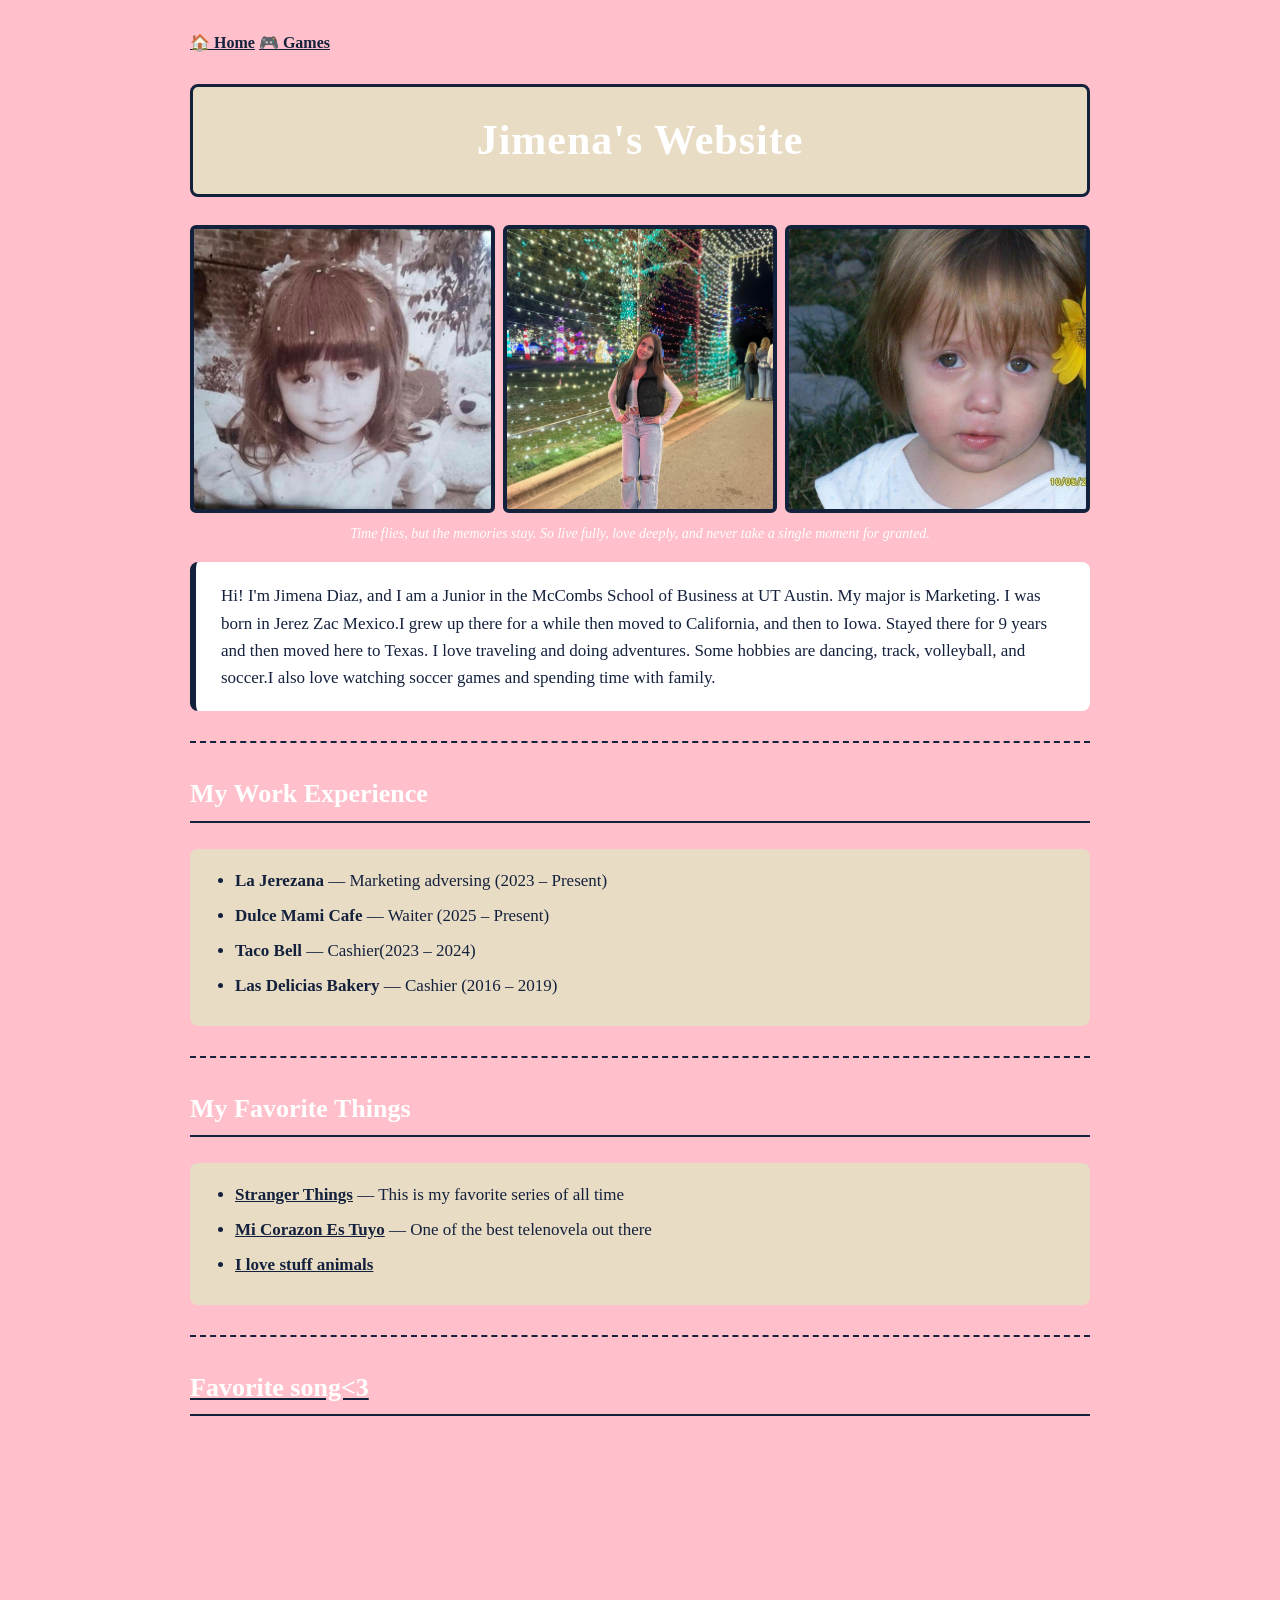
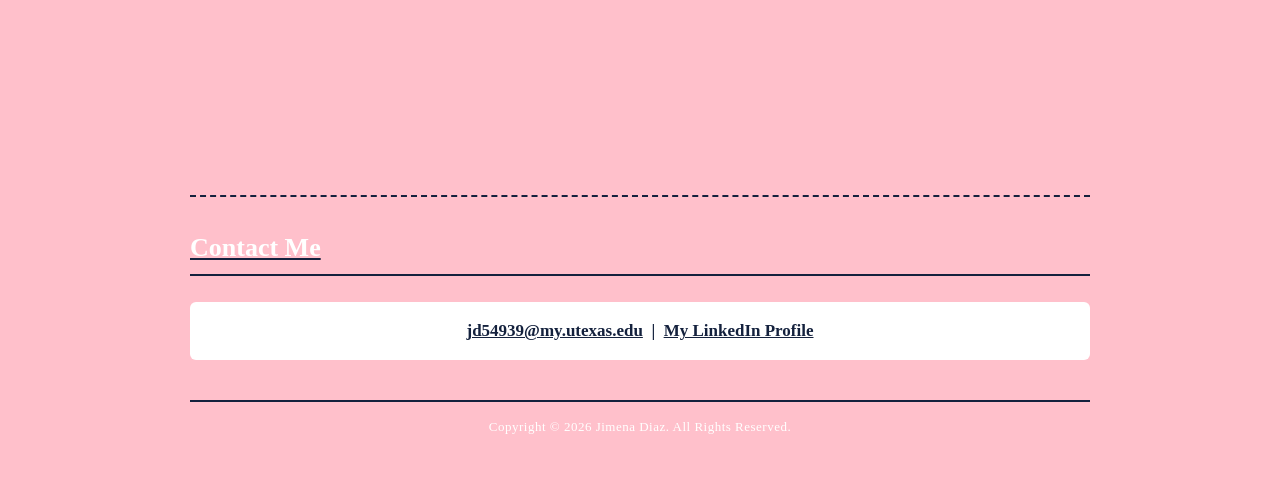
<file: index.html>
<!DOCTYPE html>
<html>
<head>
  <!--The <title> tag is the name that shows up in the browser tab-->
  <title>Jimena's Webpage</title>

  <!--This line connects our HTML page to a separate CSS file called style.css.
      CSS controls how the page looks (colors, fonts, spacing).
      Keeping CSS in its own file is a best practice—it keeps HTML clean.-->
  <link rel="stylesheet" href="style.css">
</head>

<body>
<!--Navigation bar to move between pages-->
 

<nav class="site-nav">
    <a href="index.html" class="nav-link">🏠 Home</a>
    <a href="games.html" class="nav-link active">🎮 Games</a>
  </nav>

  <!--This is the title at the top of the page-->
  <h1 class="page-title">Jimena's Website</h1>

  <!--Three photos in a horizontal row.
      The middle one is NOT actually me—see the caption below.
      Lesson for class: alt text should always be honest about what an image is.-->
  <div class="photo-row">
    <img class="row-photo"
         alt="Baby picture of Jimena when she was 1"
         src="Jimena.csv.jpeg" />
    <img class="row-photo"
         alt="Jimena in 2025 in the austin lights trail"
         src="little.csv.jpeg" />
    <img class="row-photo"
         alt="Little jimena when she was 1 or 2 and you can see her green eyes"
         src="mini.csv.jpeg" />
  </div>
  <p class="caption">
    <em>Time flies, but the memories stay. So live fully, love deeply, and never take a single moment for granted. </em>
  </p>

  <!--This is the About Me paragraph-->
  <p class="about-me">
    Hi! I'm Jimena Diaz, and I am a Junior in the McCombs
    School of Business at UT Austin. My major is Marketing. I was born in Jerez Zac Mexico.I grew up there for a while then moved to California, and then to Iowa. Stayed there for 9 years and then moved here to Texas.
	I love traveling and doing adventures. Some hobbies are dancing, track, volleyball, and soccer.I also love watching soccer games and spending time with family.
  </p>

  <hr />

  <!--Work experience as a bulleted list-->
  <h3>My Work Experience</h3>
  <ul>
    <li><strong>La Jerezana</strong> &mdash; Marketing adversing (2023 &ndash; Present)</li>
    <li><strong>Dulce Mami Cafe</strong> &mdash; Waiter (2025 &ndash; Present)</li>
    <li><strong>Taco Bell</strong> &mdash; Cashier(2023 &ndash; 2024)</li>
    <li><strong>Las Delicias Bakery</strong> &mdash; Cashier (2016 &ndash; 2019)</li>
  </ul>

  <hr />

  <!--My Favorite Things: a bulleted list of links-->
  <h3>My Favorite Things</h3>
  <ul>
    <li><a href="https://www.imdb.com/title/tt4574334" target="_blank">Stranger Things</a> &mdash; This is my favorite series of all time</li>
    <li><a href="https://www.imdb.com/es/title/tt3825904/" target="_blank">Mi Corazon Es Tuyo</a> &mdash; One of the best telenovela out there</li>
    <li><a href="https://jellycat.com/?msclkid=010b35074d6e1b21b4555f04e3a0397c&utm_source=bing&utm_medium=cpc&utm_campaign=Search%20-%20EU-UK%20-%20Brand%20-%20Core&utm_term=jellycat&utm_content=Brand%20-%20Core%20-%20Top%20-%20()" target="_blank">I love stuff animals </li>
  </ul>

  <hr />

  <!--YouTube videos: each one is an iframe.
      Tip for students: to add your own, go to YouTube > Share > Embed,
      and copy the FULL iframe tag.-->
  <h3>Favorite song<3</h3>

 <iframe width="560" height="315" src="https://www.youtube.com/embed/lY5V4hSLWY8?si=2EjXET03W_oAnxdm" title="YouTube video player" frameborder="0" allow="accelerometer; autoplay; clipboard-write; encrypted-media; gyroscope; picture-in-picture; web-share" referrerpolicy="strict-origin-when-cross-origin" allowfullscreen></iframe>

  <hr />

  <!--Contact section.
      The mailto: link opens the user's email program.
      LinkedIn opens in a new tab.-->
  <h3>Contact Me</h3>
  <p class="contact-line">
    <a href="https://outlook.cloud.microsoft/mail/">jd54939@my.utexas.edu</a>
    &nbsp;|&nbsp;
    <a href="https://www.linkedin.com/in/jimena-diaz-/" target="_blank">My LinkedIn Profile</a>
  </p>

  <!--Footer with copyright-->
  <footer class="page-footer">
    Copyright &copy; 2026 Jimena Diaz. All Rights Reserved.
  </footer>

</body>
</html>
</file>
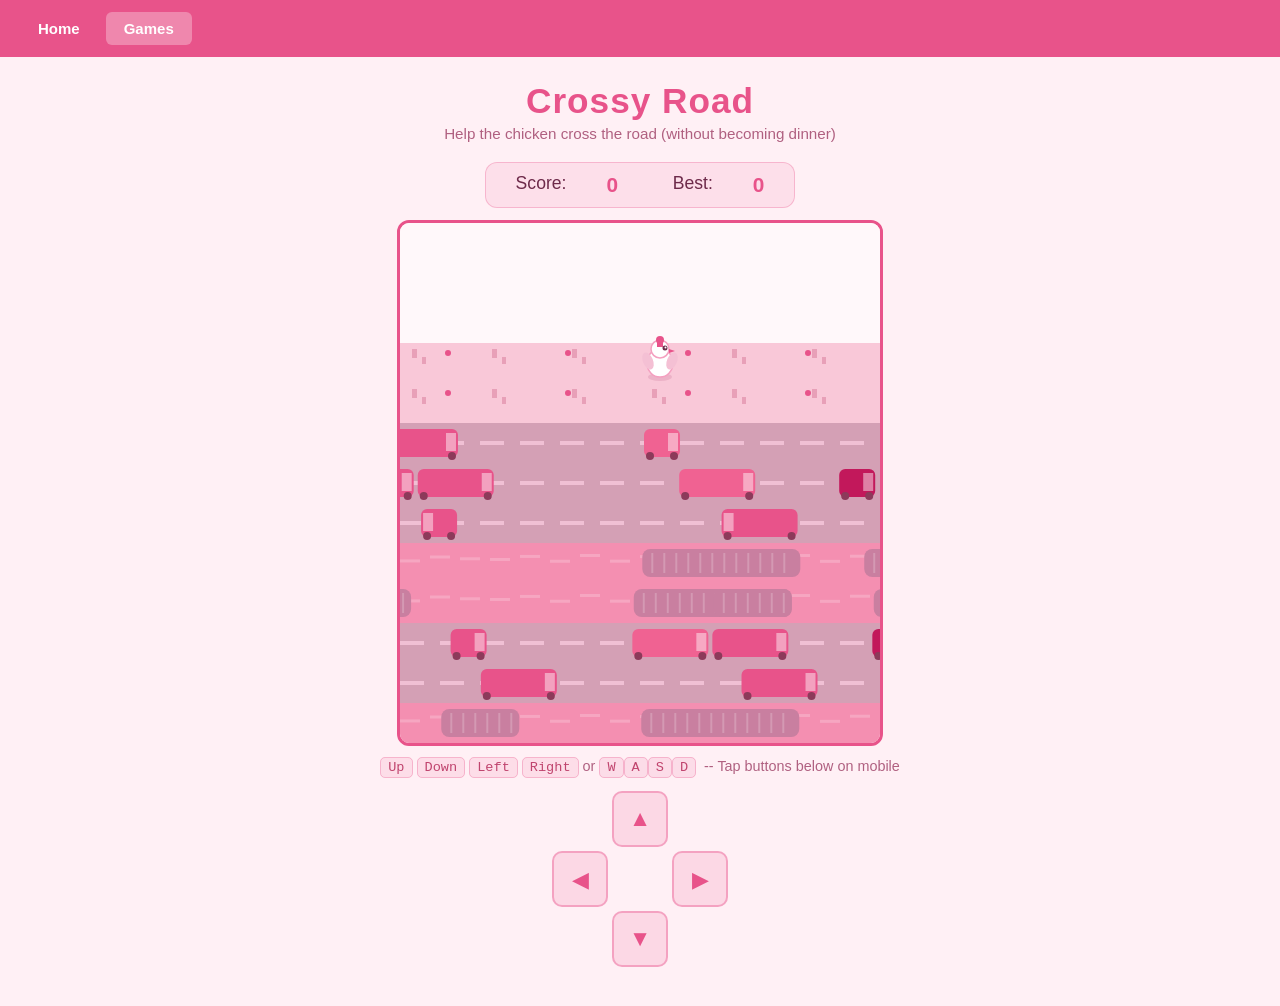
<file: games.html>
<!DOCTYPE html>
<html>
<head>
  <title>Games – Jimena's Webpage</title>
  <style>
    * { margin: 0; padding: 0; box-sizing: border-box; }

    body {
      background: #fff0f5;
      font-family: 'Segoe UI', sans-serif;
      color: #6d2a4a;
      min-height: 100vh;
    }

    /* ── Nav ── */
    .site-nav {
      background: #e8538a;
      padding: 12px 20px;
      display: flex;
      gap: 8px;
    }
    .site-nav .nav-link {
      color: white;
      text-decoration: none;
      padding: 8px 18px;
      border-radius: 6px;
      font-weight: 600;
      font-size: 15px;
      transition: background 0.2s;
    }
    .site-nav .nav-link:hover { background: rgba(255,255,255,0.25); }
    .site-nav .nav-link.active { background: rgba(255,255,255,0.3); }

    h1 {
      text-align: center;
      font-size: 2.2rem;
      margin: 24px 0 4px;
      color: #e8538a;
      letter-spacing: 1px;
    }
    .subtitle {
      text-align: center;
      color: #b06080;
      margin-bottom: 20px;
      font-size: 0.95rem;
    }

    #game-wrapper {
      display: flex;
      flex-direction: column;
      align-items: center;
      gap: 12px;
      padding-bottom: 40px;
    }

    #score-board {
      display: flex;
      gap: 40px;
      font-size: 1.1rem;
      background: rgba(232,83,138,0.1);
      padding: 10px 30px;
      border-radius: 12px;
      border: 1px solid rgba(232,83,138,0.3);
      color: #6d2a4a;
    }
    #score-board span { color: #e8538a; font-weight: 700; font-size: 1.3rem; }

    canvas {
      border: 3px solid #e8538a;
      border-radius: 12px;
      display: block;
      image-rendering: pixelated;
    }

    #controls-hint {
      color: #b06080;
      font-size: 0.9rem;
      text-align: center;
    }
    #controls-hint kbd {
      background: rgba(232,83,138,0.12);
      border: 1px solid rgba(232,83,138,0.3);
      border-radius: 5px;
      padding: 2px 7px;
      font-size: 0.85rem;
      color: #c0446e;
    }

    #dpad {
      display: grid;
      grid-template-columns: repeat(3, 56px);
      grid-template-rows: repeat(3, 56px);
      gap: 4px;
      margin-top: 4px;
    }
    #dpad button {
      background: rgba(232,83,138,0.15);
      border: 2px solid rgba(232,83,138,0.4);
      border-radius: 10px;
      color: #e8538a;
      font-size: 1.4rem;
      cursor: pointer;
      transition: background 0.15s;
      -webkit-tap-highlight-color: transparent;
    }
    #dpad button:active { background: #e8538a; color: white; }
    #dpad .empty { visibility: hidden; }
  </style>
</head>
<body>

  <nav class="site-nav">
    <a href="index.html" class="nav-link">Home</a>
    <a href="games.html" class="nav-link active">Games</a>
  </nav>

  <h1>Crossy Road</h1>
  <p class="subtitle">Help the chicken cross the road (without becoming dinner)</p>

  <div id="game-wrapper">
    <div id="score-board">
      Score: <span id="score">0</span> &nbsp;&nbsp; Best: <span id="best">0</span>
    </div>
    <canvas id="gameCanvas" width="480" height="520"></canvas>
    <div id="controls-hint">
      <kbd>Up</kbd> <kbd>Down</kbd> <kbd>Left</kbd> <kbd>Right</kbd> or <kbd>W</kbd><kbd>A</kbd><kbd>S</kbd><kbd>D</kbd>
      &nbsp;-- Tap buttons below on mobile
    </div>
    <div id="dpad">
      <div class="empty"></div>
      <button id="btn-up">&#9650;</button>
      <div class="empty"></div>
      <button id="btn-left">&#9664;</button>
      <div class="empty"></div>
      <button id="btn-right">&#9654;</button>
      <div class="empty"></div>
      <button id="btn-down">&#9660;</button>
      <div class="empty"></div>
    </div>
  </div>

<script>
const canvas = document.getElementById('gameCanvas');
const ctx = canvas.getContext('2d');
const W = canvas.width, H = canvas.height;
const TILE = 40;
const COLS = W / TILE;
const ROWS = H / TILE;

const COLORS = {
  safe:     '#f9c8d8',
  safeDark: '#e8a0b8',
  road:     '#d4a0b5',
  roadLine: '#f0c0d4',
  water:    '#f48fb1',
  log:      '#c97fa0',
  logGrain: 'rgba(255,255,255,0.2)',
  car1:     '#e8538a',
  car2:     '#c2185b',
  car3:     '#f06292',
  chicken:  '#ffffff',
  comb:     '#e8538a',
  wing:     '#f4c0d4',
};

const ROW_TYPES = ['safe','safe','road','road','road','water','water','road','road','water','road','safe','safe'];

function makeRow(type, y) {
  const row = { type, y, items: [] };
  if (type === 'road') {
    const dir = Math.random() < 0.5 ? 1 : -1;
    const speed = 1.5 + Math.random() * 2.5;
    const count = 2 + Math.floor(Math.random() * 3);
    const gap = Math.floor(COLS / count);
    for (let i = 0; i < count; i++) {
      row.items.push({ x: (i * gap + Math.floor(Math.random() * gap)) * TILE, w: TILE * (1 + Math.floor(Math.random() * 2)), speed: speed * dir });
    }
  }
  if (type === 'water') {
    const dir = Math.random() < 0.5 ? 1 : -1;
    const speed = 1 + Math.random() * 1.5;
    const count = 2 + Math.floor(Math.random() * 3);
    const gap = Math.floor(COLS / count);
    for (let i = 0; i < count; i++) {
      row.items.push({ x: (i * gap + Math.floor(Math.random() * gap)) * TILE, w: TILE * (2 + Math.floor(Math.random() * 3)), speed: speed * dir });
    }
  }
  return row;
}

let world = [], worldTopY = 0;

function initWorld() {
  world = []; worldTopY = 0;
  for (let r = 0; r < ROWS + 6; r++) {
    world.push(makeRow(r < ROW_TYPES.length ? ROW_TYPES[r] : randomRowType(), -r));
  }
  worldTopY = -(ROWS + 5);
}

function randomRowType() {
  const p = Math.random();
  return p < 0.4 ? 'road' : p < 0.6 ? 'water' : 'safe';
}

function extendWorld() {
  while (worldTopY > player.worldY - ROWS) {
    worldTopY--;
    world.unshift(makeRow(randomRowType(), worldTopY));
  }
}

const START_Y = 0;
let player = {};
function resetPlayer() {
  player = { worldY: START_Y, col: Math.floor(COLS/2), moving: false, animT: 0,
             prevCol: Math.floor(COLS/2), prevWorldY: START_Y, onLog: null };
}

function getCamTarget() { return player.worldY + 3; }
let camSmooth = 3;

let score = 0, best = 0, maxWorldY = START_Y;
function updateScore() {
  if (player.worldY < maxWorldY) {
    maxWorldY = player.worldY;
    score = START_Y - maxWorldY;
    if (score > best) best = score;
    document.getElementById('score').textContent = score;
    document.getElementById('best').textContent = best;
  }
}

let state = 'playing', deathTimer = 0;

function restartGame() {
  initWorld(); resetPlayer();
  camSmooth = getCamTarget(); score = 0; maxWorldY = START_Y;
  document.getElementById('score').textContent = '0';
  state = 'playing';
}

function getRow(y) { return world.find(r => r.y === y); }

document.addEventListener('keydown', e => {
  if (state === 'dead') { restartGame(); return; }
  if (player.moving) return;
  const map = { ArrowUp:'up', ArrowDown:'down', ArrowLeft:'left', ArrowRight:'right',
                w:'up', s:'down', a:'left', d:'right', W:'up', S:'down', A:'left', D:'right' };
  const dir = map[e.key];
  if (dir) { e.preventDefault(); move(dir); }
});

function bindBtn(id, dir) {
  const el = document.getElementById(id);
  ['touchstart','mousedown'].forEach(ev => {
    el.addEventListener(ev, e => {
      e.preventDefault();
      if (state === 'dead') { restartGame(); return; }
      if (!player.moving) move(dir);
    });
  });
}
bindBtn('btn-up','up'); bindBtn('btn-down','down');
bindBtn('btn-left','left'); bindBtn('btn-right','right');

function move(dir) {
  let nc = player.col, ny = player.worldY;
  if (dir === 'up')    ny--;
  if (dir === 'down')  ny++;
  if (dir === 'left')  nc--;
  if (dir === 'right') nc++;
  nc = Math.max(0, Math.min(COLS-1, nc));
  if (ny > START_Y + 2) return;
  player.prevCol = player.col; player.prevWorldY = player.worldY;
  player.col = nc; player.worldY = ny;
  player.moving = true; player.animT = 0; player.onLog = null;
  extendWorld(); updateScore();
}

function checkCollision() {
  const row = getRow(player.worldY); if (!row) return;
  const px = player.col * TILE + TILE/2;
  if (row.type === 'road') {
    for (const car of row.items) {
      if (px > car.x + 4 && px < car.x + car.w - 4) { die(); return; }
    }
  }
  if (row.type === 'water') {
    let safe = false;
    for (const log of row.items) {
      if (px >= log.x + 2 && px <= log.x + log.w - 2) { safe = true; player.onLog = log; break; }
    }
    if (!safe) die();
  }
}

function die() { if (state === 'dead') return; state = 'dead'; deathTimer = 0; }

let last = 0;
function update(ts) {
  const dt = Math.min((ts - last) / 1000, 0.05); last = ts;
  if (state === 'dead') { deathTimer += dt; draw(); requestAnimationFrame(update); return; }

  for (const row of world) {
    for (const item of row.items) {
      item.x += item.speed * dt * 60;
      if (item.speed > 0 && item.x > W + 10)       item.x = -item.w - 10;
      if (item.speed < 0 && item.x < -item.w - 10) item.x = W + 10;
    }
  }

  if (player.moving) {
    player.animT += dt * 8;
    if (player.animT >= 1) { player.animT = 1; player.moving = false; checkCollision(); }
  }

  if (!player.moving && player.onLog) {
    const row = getRow(player.worldY);
    if (row && row.type === 'water') {
      const dx = player.onLog.speed * dt * 60;
      player.col = Math.round((player.onLog.x + player.onLog.w/2)/TILE - 0.5 + dx/TILE);
      player.col = Math.max(0, Math.min(COLS-1, player.col));
      const px = player.col * TILE + TILE/2;
      if (!(px >= player.onLog.x + 2 && px <= player.onLog.x + player.onLog.w - 2)) die();
    } else { player.onLog = null; }
  }

  camSmooth += (getCamTarget() - camSmooth) * dt * 8;
  draw(); requestAnimationFrame(update);
}

function worldToScreen(y) { return (camSmooth - y) * TILE; }

function draw() {
  ctx.fillStyle = '#fff8fa';
  ctx.fillRect(0, 0, W, H);

  for (const row of world) {
    const sy = worldToScreen(row.y);
    if (sy < -TILE || sy > H + TILE) continue;

    if (row.type === 'safe') {
      ctx.fillStyle = COLORS.safe;
      ctx.fillRect(0, sy, W, TILE);
      ctx.fillStyle = COLORS.safeDark;
      for (let c = 0; c < COLS; c += 2) {
        ctx.fillRect(c*TILE+12, sy+6, 5, 9);
        ctx.fillRect(c*TILE+22, sy+14, 4, 7);
      }
      ctx.fillStyle = '#e8538a';
      for (let c = 1; c < COLS; c += 3) {
        ctx.beginPath(); ctx.arc(c*TILE+8, sy+10, 3, 0, Math.PI*2); ctx.fill();
      }
    }

    if (row.type === 'road') {
      ctx.fillStyle = COLORS.road;
      ctx.fillRect(0, sy, W, TILE);
      ctx.fillStyle = COLORS.roadLine;
      for (let x = 0; x < W; x += 40) ctx.fillRect(x, sy+TILE/2-2, 24, 4);
      for (const car of row.items) {
        ctx.fillStyle = [COLORS.car1, COLORS.car2, COLORS.car3][Math.floor(Math.abs(car.x/100))%3];
        ctx.beginPath(); ctx.roundRect(car.x+2, sy+6, car.w-4, TILE-12, 6); ctx.fill();
        ctx.fillStyle = 'rgba(255,255,255,0.45)';
        if (car.speed > 0) ctx.fillRect(car.x+car.w-14, sy+10, 10, TILE-22);
        else ctx.fillRect(car.x+4, sy+10, 10, TILE-22);
        ctx.fillStyle = '#8c3a5a';
        ctx.beginPath(); ctx.arc(car.x+8, sy+TILE-7, 4, 0, Math.PI*2); ctx.fill();
        ctx.beginPath(); ctx.arc(car.x+car.w-8, sy+TILE-7, 4, 0, Math.PI*2); ctx.fill();
      }
    }

    if (row.type === 'water') {
      ctx.fillStyle = COLORS.water;
      ctx.fillRect(0, sy, W, TILE);
      ctx.fillStyle = 'rgba(255,255,255,0.2)';
      const t = Date.now()/800;
      for (let x = 0; x < W; x += 30) {
        ctx.fillRect(x, sy+14+Math.sin(t+x*0.3)*3, 20, 3);
      }
      for (const log of row.items) {
        ctx.fillStyle = COLORS.log;
        ctx.beginPath(); ctx.roundRect(log.x+1, sy+6, log.w-2, TILE-12, 8); ctx.fill();
        ctx.fillStyle = COLORS.logGrain;
        for (let lx = log.x+10; lx < log.x+log.w-6; lx += 12) ctx.fillRect(lx, sy+10, 2, TILE-20);
      }
    }
  }

  drawPlayer();

  if (state === 'dead') {
    ctx.fillStyle = 'rgba(255,200,220,0.75)';
    ctx.fillRect(0, 0, W, H);
    ctx.fillStyle = 'white';
    ctx.beginPath(); ctx.roundRect(W/2-160, H/2-70, 320, 145, 16); ctx.fill();
    ctx.strokeStyle = '#e8538a'; ctx.lineWidth = 3; ctx.stroke();
    ctx.fillStyle = '#e8538a';
    ctx.font = 'bold 36px sans-serif'; ctx.textAlign = 'center';
    ctx.fillText('You died!', W/2, H/2-18);
    ctx.fillStyle = '#6d2a4a'; ctx.font = '20px sans-serif';
    ctx.fillText('Score: ' + score, W/2, H/2+16);
    if (deathTimer > 0.6) {
      ctx.fillStyle = '#b06080'; ctx.font = '15px sans-serif';
      ctx.fillText('Press any key or tap to restart', W/2, H/2+50);
    }
    ctx.textAlign = 'left';
  }
}

function drawPlayer() {
  let t = player.moving ? player.animT : 1;
  t = 1 - Math.pow(1-t, 3);
  const px = (player.prevCol + (player.col - player.prevCol)*t) * TILE + TILE/2;
  const py = (worldToScreen(player.prevWorldY) + (worldToScreen(player.worldY) - worldToScreen(player.prevWorldY))*t) + TILE/2;
  const hop = player.moving ? Math.sin(player.animT * Math.PI) * 10 : 0;
  const dead = state === 'dead';

  ctx.fillStyle = 'rgba(180,80,120,0.18)';
  ctx.beginPath(); ctx.ellipse(px, py+14, 12-hop*0.3, 4, 0, 0, Math.PI*2); ctx.fill();

  ctx.fillStyle = dead ? '#ddc0cc' : COLORS.chicken;
  ctx.beginPath(); ctx.ellipse(px, py-hop, 13, 14, 0, 0, Math.PI*2); ctx.fill();
  ctx.strokeStyle = dead ? '#c0a0b0' : '#f4a0c0'; ctx.lineWidth = 1.5; ctx.stroke();

  ctx.fillStyle = dead ? '#ddc0cc' : COLORS.chicken;
  ctx.beginPath(); ctx.arc(px, py-hop-14, 9, 0, Math.PI*2); ctx.fill();
  ctx.strokeStyle = dead ? '#c0a0b0' : '#f4a0c0'; ctx.lineWidth = 1.5; ctx.stroke();

  if (!dead) {
    ctx.fillStyle = COLORS.comb;
    ctx.fillRect(px-3, py-hop-24, 6, 8);
    ctx.beginPath(); ctx.arc(px, py-hop-23, 4, 0, Math.PI*2); ctx.fill();
  }

  ctx.fillStyle = '#6d2a4a';
  ctx.beginPath(); ctx.arc(px+5, py-hop-15, 2.5, 0, Math.PI*2); ctx.fill();
  ctx.fillStyle = '#fff';
  ctx.beginPath(); ctx.arc(px+5.5, py-hop-15.5, 1, 0, Math.PI*2); ctx.fill();

  ctx.fillStyle = '#e8538a';
  ctx.beginPath();
  ctx.moveTo(px+9, py-hop-14); ctx.lineTo(px+15, py-hop-12); ctx.lineTo(px+9, py-hop-10);
  ctx.closePath(); ctx.fill();

  ctx.fillStyle = dead ? '#d0a0b8' : COLORS.wing;
  ctx.beginPath(); ctx.ellipse(px-12, py-hop-2, 5, 9, -0.4, 0, Math.PI*2); ctx.fill();
  ctx.beginPath(); ctx.ellipse(px+12, py-hop-2, 5, 9, 0.4, 0, Math.PI*2); ctx.fill();
}

initWorld(); resetPlayer();
requestAnimationFrame(ts => { last = ts; requestAnimationFrame(update); });
</script>
</body>
</html>
</file>
<file: style.css>
/* ============================================================
   Clint Tuttle's Webpage - style.css
   ============================================================
   Color palette (UT Austin inspired):
   - Burnt orange: #BF5700  (primary background)
   - Navy:        #14213D   (primary text)
   - Khaki:       #E8DCC4   (cards / content panels)
   - White:       #FFFFFF   (highlights and contrast)
   ============================================================ */

/* ---- Page basics ---- */
body {
  background-color: Pink;          /* burnt orange background */
  color: #14213D;                     /* navy text for contrast  */
  font-family: Georgia, "Times New Roman", serif;
  max-width: 900px;
  margin: 0 auto;                     /* centers the whole page  */
  padding: 30px 20px;
  line-height: 1.6;
}

/* ---- Page title ---- */
.page-title {
  text-align: center;
  color: white;                     /* navy title */
  background-color: #E8DCC4;          /* khaki bar behind title */
  font-size: 42px;
  font-weight: bold;
  padding: 20px;
  border: 3px solid #14213D;
  border-radius: 8px;
  letter-spacing: 1px;
}

/* ---- Photo row at top: three images side-by-side ---- */
.photo-row {
  display: flex;                      /* puts items in a row */
  justify-content: center;            /* centers them horizontally */
  align-items: stretch;
  gap: 8px;                           /* small space between photos */
  margin: 20px 0 10px 0;
}

.row-photo {
  width: 33%;                         /* each photo takes ~one-third */
  height: 280px;                      /* all photos same height */
  object-fit: cover;                  /* crop to fill, no distortion */
  border: 4px solid #14213D;          /* navy frame */
  border-radius: 6px;
  background-color: #FFFFFF;
}

/* ---- Section headings (Fall 2026 Schedule, Videos, etc.) ---- */
h3 {
  color: #FFFFFF;                     /* white headings on orange */
  font-size: 26px;
  border-bottom: 2px solid #14213D;
  padding-bottom: 6px;
  margin-top: 30px;
}

/* ---- About Me paragraph ---- */
.about-me {
  background-color: white;          /* khaki "card" */
  color: light puruple;
  padding: 20px 25px;
  border-radius: 8px;
  border-left: 6px solid #14213D;
  font-size: 17px;
}

/* ---- Resume line ---- */
.resume-line {
  text-align: center;
  background-color: #FFFFFF;
  color: blue;
  padding: 12px;
  border-radius: 6px;
  font-size: 18px;
  font-weight: bold;
}

/* ---- Captions under photos ---- */
.caption {
  text-align: center;
  color: #FFFFFF;
  font-size: 14px;
  margin-top: 0;
  padding: 0 20px;
}

/* ---- Lists ---- */
ol, ul {
  background-color: #E8DCC4;
  color: #14213D;
  padding: 18px 18px 18px 45px;       /* extra left padding for bullets */
  border-radius: 8px;
  font-size: 17px;
}

li {
  margin-bottom: 8px;
}

/* ---- Links ---- */
a {
  color: #14213D;
  font-weight: bold;
  text-decoration: underline;
}

a:hover {
  color: #BF5700;
  background-color: #FFFFFF;
  padding: 1px 3px;
  border-radius: 3px;
}

/* ---- Horizontal rules ---- */
hr {
  border: none;
  border-top: 2px dashed #14213D;
  margin: 30px 0;
}

/* ---- Video grid: 2 videos per row ---- */
.video-grid {
  justify-items: center;
  text-align:center;
  background-color: #E8DCC4;
  padding: 40px;
  border-radius: 8px;
}

.video-grid iframe {
  width: 75%;
  justify-items: center;
  text-align:center;
  border: 3px solid #14213D;
  border-radius: 6px;
  background-color: #14213D;
}

/* ---- Contact line ---- */
.contact-line {
  text-align: center;
  background-color: #FFFFFF;
  color: #14213D;
  padding: 15px;
  border-radius: 6px;
  font-size: 17px;
  font-weight: bold;
}

/* ---- Footer ---- */
.page-footer {
  text-align: center;
  color: #FFFFFF;
  font-size: 13px;
  margin-top: 40px;
  padding: 15px;
  border-top: 2px solid #14213D;
  letter-spacing: 0.5px;
}

/* ---- Mobile / smaller screens ---- */
@media (max-width: 700px) {
  .video-grid {
    grid-template-columns: 1fr;
  }

  .page-title {
    font-size: 30px;
  }

  /* Stack the photos vertically on small screens */
  .photo-row {
    flex-direction: column;
    align-items: center;
  }

  .row-photo {
    width: 90%;
    height: 250px;
  }

  /* Stack contact links on small screens */
  .contact-line {
    font-size: 15px;
  }
}
</file>
